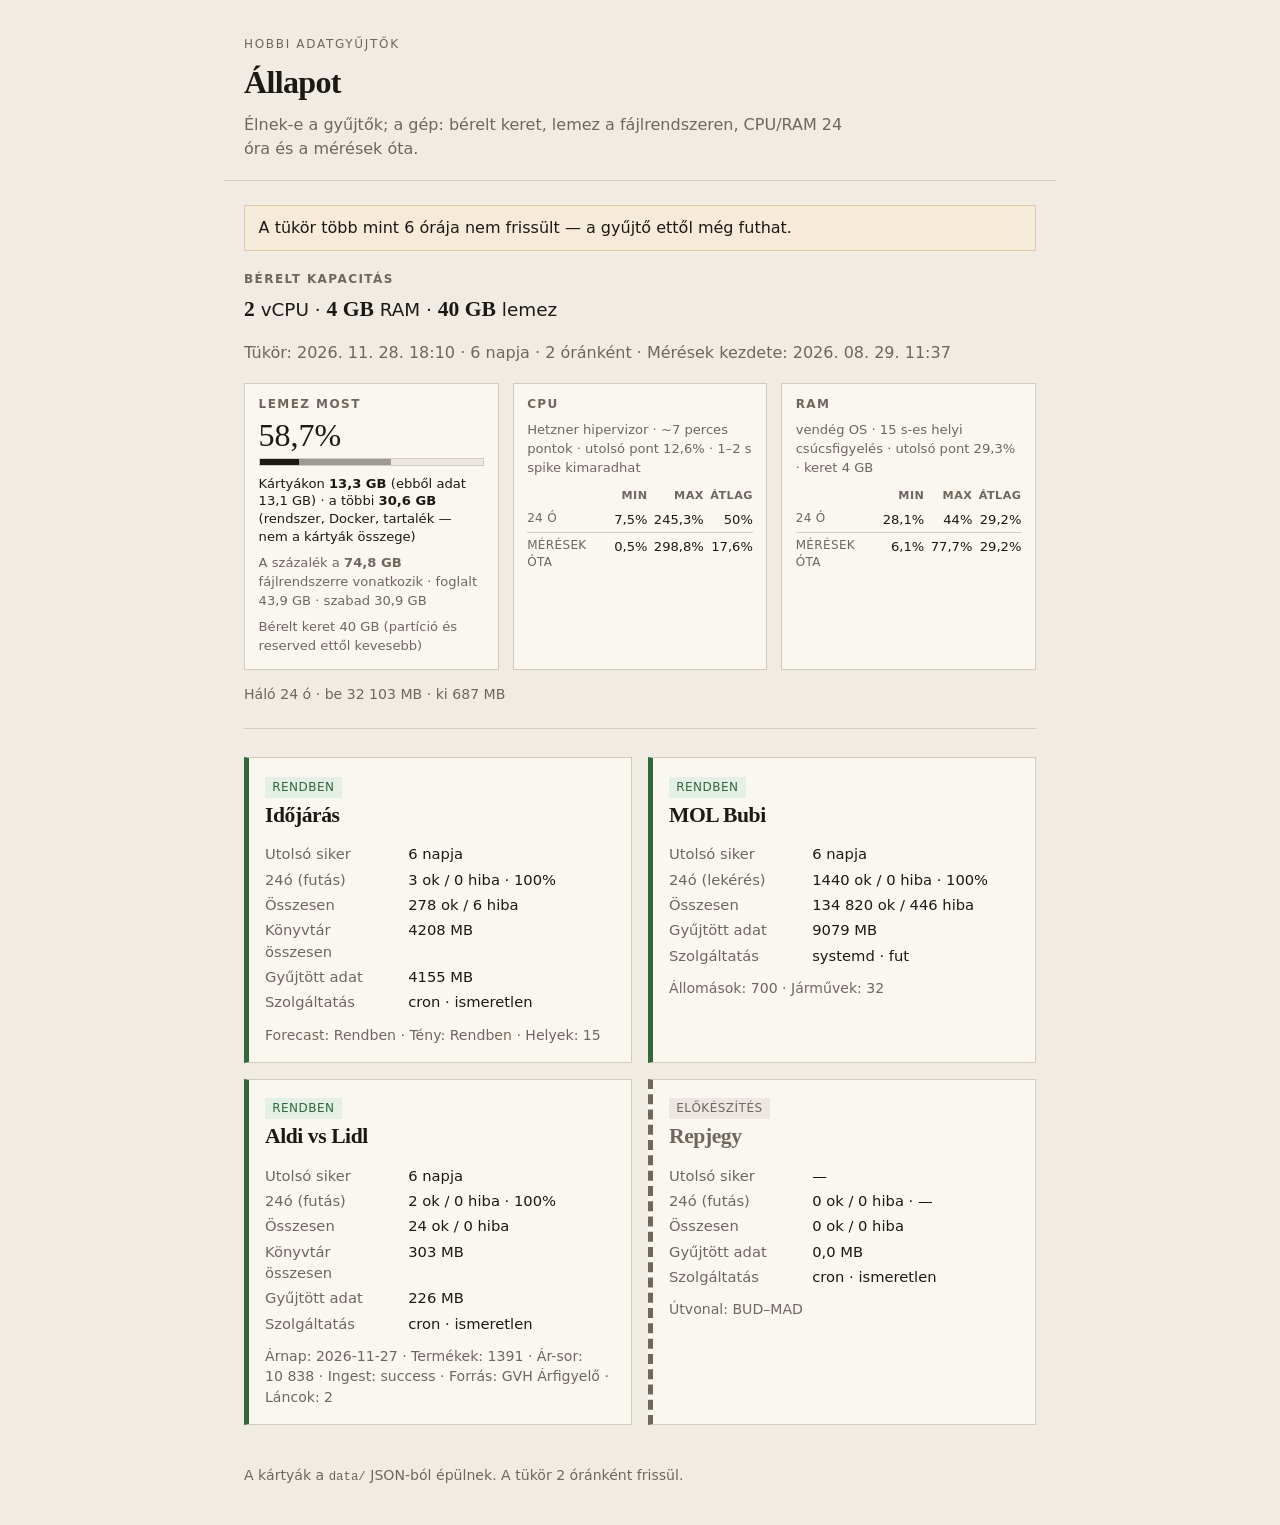
<file: index.html>
<!DOCTYPE html>
<html lang="hu">
<head>
  <meta charset="utf-8">
  <meta name="viewport" content="width=device-width, initial-scale=1">
  <meta name="robots" content="noindex, nofollow">
  <title>Gyűjtők — állapot</title>
  <link rel="icon" href="favicon.svg" type="image/svg+xml">
  <link rel="stylesheet" href="css/app.css">
</head>
<body data-page="index">
  <a class="skip" href="#tartalom">Ugrás a tartalomra</a>
  <header class="masthead">
    <p class="kicker">Hobbi adatgyűjtők</p>
    <h1>Állapot</h1>
    <p class="lede">Élnek-e a gyűjtők; a gép: bérelt keret, lemez a fájlrendszeren, CPU/RAM 24 óra és a mérések óta.</p>
  </header>
  <main id="tartalom">
    <p id="banner" class="banner" hidden></p>
    <p id="error" class="error" hidden></p>
    <section id="host" class="host" aria-label="Gép: kapacitás, lemez, CPU, RAM"></section>
    <section id="projects" class="cards" aria-label="Gyűjtők"></section>
  </main>
  <footer class="foot">
    <p>A kártyák a <code>data/</code> JSON-ból épülnek. A tükör 2 óránként frissül.</p>
  </footer>
  <script src="js/lib.js"></script>
  <script src="js/index.js"></script>
</body>
</html>
</file>
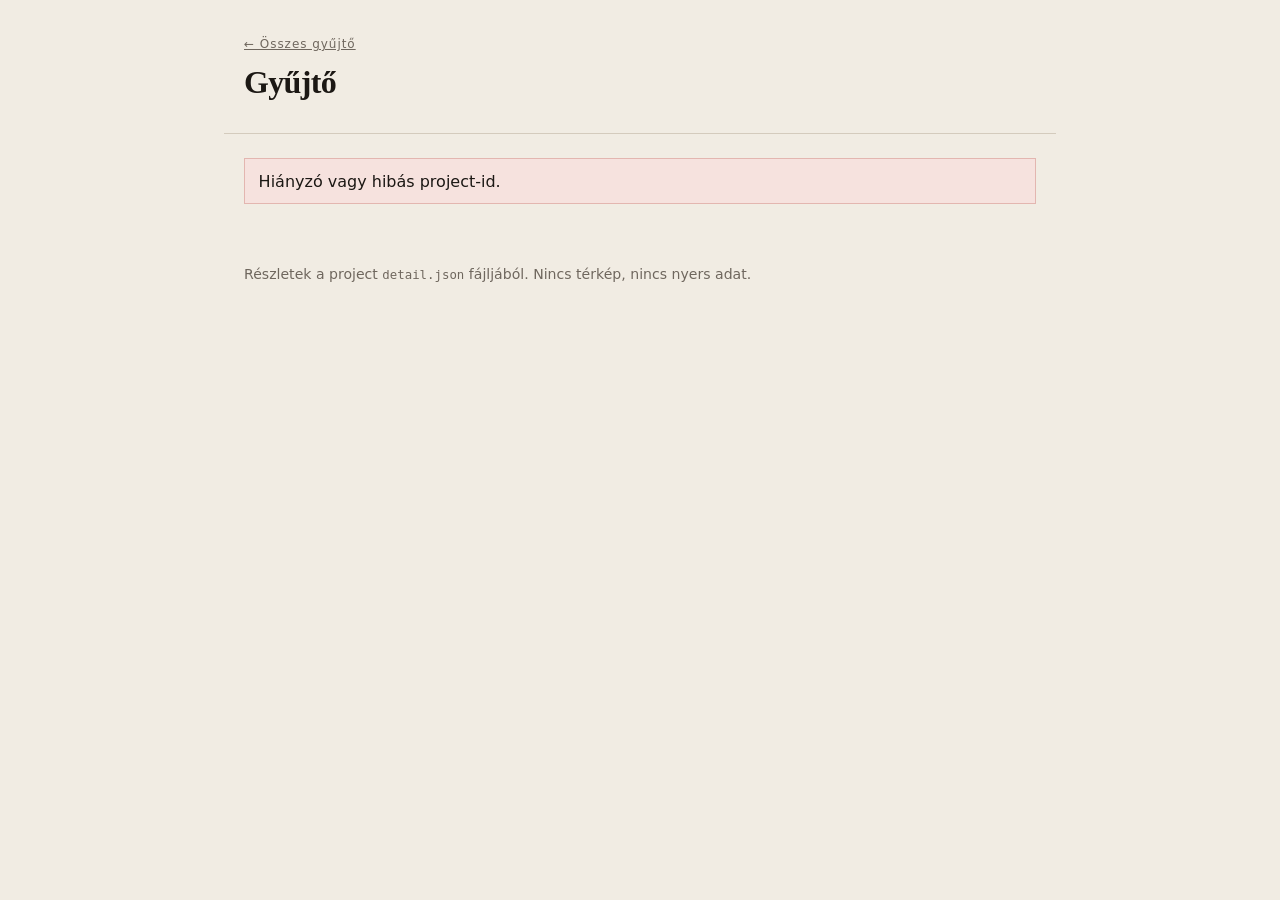
<file: project.html>
<!DOCTYPE html>
<html lang="hu">
<head>
  <meta charset="utf-8">
  <meta name="viewport" content="width=device-width, initial-scale=1">
  <meta name="robots" content="noindex, nofollow">
  <title>Gyűjtő</title>
  <link rel="icon" href="favicon.svg" type="image/svg+xml">
  <link rel="stylesheet" href="css/app.css">
</head>
<body data-page="project">
  <a class="skip" href="#tartalom">Ugrás a tartalomra</a>
  <header class="masthead">
    <p class="kicker"><a href="index.html">← Összes gyűjtő</a></p>
    <h1 id="title">Gyűjtő</h1>
    <p id="lede" class="lede"></p>
  </header>
  <main id="tartalom">
    <p id="banner" class="banner" hidden></p>
    <p id="error" class="error" hidden></p>
    <section id="summary"></section>
    <section id="detail"></section>
  </main>
  <footer class="foot">
    <p>Részletek a project <code>detail.json</code> fájljából. Nincs térkép, nincs nyers adat.</p>
  </footer>
  <script src="js/lib.js"></script>
  <script src="js/project.js"></script>
</body>
</html>
</file>
<file: css/app.css>
:root {
  --paper: #f1ece3;
  --ink: #1c1814;
  --muted: #6f675e;
  --rule: #d4cbbd;
  --card: #faf7f1;
  --ok: #2f6a3c;
  --ok-bg: #e4efe6;
  --degraded: #9a5b12;
  --degraded-bg: #f6ead8;
  --down: #a32d22;
  --down-bg: #f6e2de;
  --unknown: #6f675e;
  --unknown-bg: #ece8e1;
  --accent: #c45c4a;
}

*,
*::before,
*::after {
  box-sizing: border-box;
}

html {
  color-scheme: light;
}

body {
  margin: 0;
  min-height: 100vh;
  background: var(--paper);
  color: var(--ink);
  font-family: "Segoe UI", system-ui, sans-serif;
  line-height: 1.45;
}

h1,
h2,
h3 {
  font-family: Cambria, "Iowan Old Style", "Palatino Linotype", serif;
  font-weight: 600;
  letter-spacing: -0.02em;
}

a {
  color: var(--ink);
}

a:hover {
  color: var(--accent);
}

code {
  font-family: ui-monospace, "Cascadia Code", Consolas, monospace;
  font-size: 0.88em;
}

.skip {
  position: absolute;
  left: -999px;
  top: 0;
}

.skip:focus {
  left: 12px;
  top: 12px;
  z-index: 2;
  background: var(--card);
  padding: 8px 12px;
}

.masthead,
main,
.foot {
  max-width: 52rem;
  margin: 0 auto;
  padding-left: 1.25rem;
  padding-right: 1.25rem;
}

.masthead {
  padding-top: 2.25rem;
  padding-bottom: 1.25rem;
  border-bottom: 1px solid var(--rule);
}

.kicker {
  margin: 0 0 0.35rem;
  font-size: 0.75rem;
  letter-spacing: 0.14em;
  text-transform: uppercase;
  color: var(--muted);
}

.kicker a {
  letter-spacing: 0.08em;
  text-transform: none;
  color: var(--muted);
}

h1 {
  margin: 0;
  font-size: 2rem;
}

.lede {
  margin: 0.5rem 0 0;
  color: var(--muted);
  max-width: 38rem;
}

main {
  padding-top: 1.5rem;
  padding-bottom: 2.5rem;
}

.foot {
  padding-bottom: 2.5rem;
  color: var(--muted);
  font-size: 0.88rem;
}

.foot p {
  margin: 0;
}

.banner,
.error {
  margin: 0 0 1.25rem;
  padding: 0.65rem 0.85rem;
  border: 1px solid var(--rule);
}

.banner {
  background: var(--degraded-bg);
  border-color: #e0c9a4;
}

.error {
  background: var(--down-bg);
  border-color: #e3b6b0;
}

.host {
  margin: 0 0 1.75rem;
  padding: 0 0 1.5rem;
  border-bottom: 1px solid var(--rule);
}

.host-cap {
  margin: 0 0 1.15rem;
}

.host-cap h2,
.host-panel h3 {
  margin: 0 0 0.35rem;
  font-size: 0.75rem;
  letter-spacing: 0.12em;
  text-transform: uppercase;
  font-family: "Segoe UI", system-ui, sans-serif;
  font-weight: 600;
  color: var(--muted);
}

.host-cap-line {
  margin: 0 0 0.35rem;
  font-size: 1.15rem;
}

.host-cap-line b {
  font-family: Cambria, "Iowan Old Style", serif;
  font-size: 1.35rem;
  font-weight: 600;
}

.host-grid {
  display: grid;
  grid-template-columns: 1fr 1fr 1fr;
  gap: 0.85rem;
}

.host-panel {
  background: var(--card);
  border: 1px solid var(--rule);
  padding: 0.75rem 0.85rem 0.9rem;
}

.host-now {
  margin: 0 0 0.45rem;
  font-family: Cambria, "Iowan Old Style", serif;
  font-size: 2rem;
  line-height: 1;
  font-variant-numeric: tabular-nums;
}

.host-panel .muted {
  margin: 0.45rem 0 0;
  font-size: 0.82rem;
}

.host-panel .meter {
  margin: 0.15rem 0 0;
}

.host-net {
  margin: 0.85rem 0 0;
  color: var(--muted);
  font-size: 0.88rem;
  font-variant-numeric: tabular-nums;
}

table.range {
  width: 100%;
  border-collapse: collapse;
  font-size: 0.82rem;
  font-variant-numeric: tabular-nums;
  margin-top: 0.45rem;
}

table.range th,
table.range td {
  text-align: right;
  padding: 0.2rem 0 0.2rem 0.4rem;
  border-bottom: 1px solid var(--rule);
}

table.range th:first-child,
table.range td:first-child {
  text-align: left;
  padding-left: 0;
  color: var(--muted);
  font-weight: 400;
}

table.range thead th {
  font-size: 0.7rem;
  letter-spacing: 0.04em;
  text-transform: uppercase;
  font-weight: 600;
}

table.range tr:last-child th,
table.range tr:last-child td {
  border-bottom: 0;
}

.meter {
  height: 8px;
  background: var(--unknown-bg);
  border: 1px solid var(--rule);
}

.meter > i {
  display: block;
  height: 100%;
  background: var(--ink);
}

.meter.warn > i {
  background: var(--degraded);
}

.meter.bad > i {
  background: var(--down);
}

.meter.parts {
  display: flex;
  overflow: hidden;
}

.meter.parts > i {
  width: auto;
  flex: none;
}

.meter.parts .seg-projects {
  background: var(--ink);
}

.meter.parts .seg-other {
  background: color-mix(in srgb, var(--ink) 38%, var(--unknown-bg));
}

.meter.parts.warn .seg-other,
.meter.parts.bad .seg-other {
  background: color-mix(in srgb, var(--ink) 22%, var(--unknown-bg));
}

.disk-split {
  margin: 0.55rem 0 0;
  font-size: 0.82rem;
  line-height: 1.35;
}

.disk-split b {
  font-weight: 600;
}

.cards {
  display: grid;
  grid-template-columns: repeat(auto-fill, minmax(16.5rem, 1fr));
  gap: 1rem;
}

.card {
  display: block;
  background: var(--card);
  border: 1px solid var(--rule);
  border-left-width: 5px;
  padding: 0.95rem 1rem 1.05rem;
  text-decoration: none;
  color: inherit;
}

.card:hover {
  border-color: var(--ink);
}

.card.health-ok {
  border-left-color: var(--ok);
}

.card.health-degraded {
  border-left-color: var(--degraded);
}

.card.health-down {
  border-left-color: var(--down);
}

.card.health-unknown {
  border-left-color: var(--unknown);
}

.card.planned {
  border-left-style: dashed;
}

.card.planned h2 {
  color: var(--muted);
}

.card h2 {
  margin: 0.15rem 0 0.75rem;
  font-size: 1.35rem;
}

.dl {
  display: grid;
  grid-template-columns: 8.2rem 1fr;
  gap: 0.25rem 0.75rem;
  margin: 0;
  font-size: 0.92rem;
}

.dl dt {
  color: var(--muted);
  font-weight: 400;
}

.dl dd {
  margin: 0;
  font-variant-numeric: tabular-nums;
}

.pill {
  display: inline-block;
  padding: 0.1rem 0.45rem;
  font-size: 0.75rem;
  letter-spacing: 0.04em;
  text-transform: uppercase;
}

.pill.ok {
  background: var(--ok-bg);
  color: var(--ok);
}

.pill.degraded {
  background: var(--degraded-bg);
  color: var(--degraded);
}

.pill.down {
  background: var(--down-bg);
  color: var(--down);
}

.pill.unknown {
  background: var(--unknown-bg);
  color: var(--unknown);
}

.stats {
  display: grid;
  grid-template-columns: repeat(auto-fit, minmax(9rem, 1fr));
  gap: 0.65rem;
  margin: 0 0 1.75rem;
}

.stat {
  background: var(--card);
  border: 1px solid var(--rule);
  padding: 0.7rem 0.8rem;
}

.stat span {
  display: block;
  font-size: 0.75rem;
  color: var(--muted);
}

.stat b {
  display: block;
  margin-top: 0.15rem;
  font-size: 1.05rem;
  font-weight: 600;
  font-variant-numeric: tabular-nums;
}

.block {
  margin-bottom: 1.75rem;
}

.block h2 {
  margin: 0 0 0.6rem;
  font-size: 1.15rem;
}

.table-wrap {
  overflow-x: auto;
  border: 1px solid var(--rule);
  background: var(--card);
}

table {
  width: 100%;
  border-collapse: collapse;
  font-size: 0.88rem;
}

th,
td {
  text-align: left;
  padding: 0.45rem 0.65rem;
  border-bottom: 1px solid var(--rule);
  vertical-align: top;
}

th {
  font-weight: 600;
  color: var(--muted);
  font-size: 0.75rem;
  letter-spacing: 0.03em;
  text-transform: uppercase;
}

tr:last-child td {
  border-bottom: 0;
}

td.num {
  text-align: right;
  font-variant-numeric: tabular-nums;
}

.muted {
  color: var(--muted);
}

@media (max-width: 720px) {
  .host-grid {
    grid-template-columns: 1fr;
  }
}

@media (max-width: 560px) {
  .dl {
    grid-template-columns: 1fr;
    gap: 0;
  }

  .dl dt {
    margin-top: 0.45rem;
    font-size: 0.78rem;
  }
}
</file>
